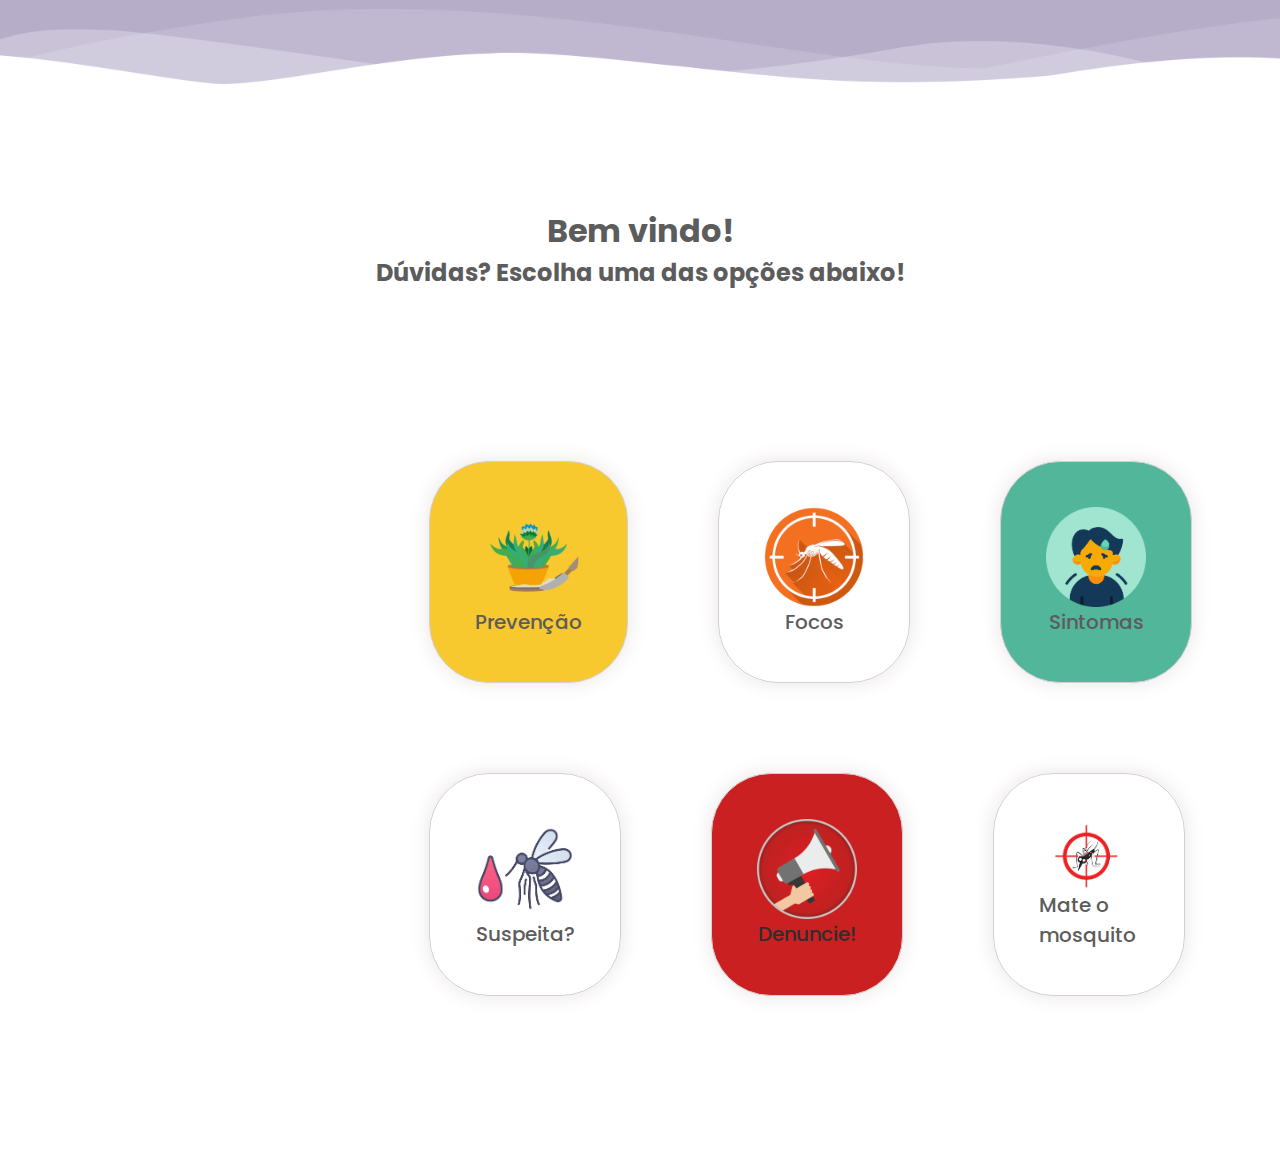
<file: info.html>
<!DOCTYPE html>
<html lang="pt-BR">
<head>
    <meta charset="UTF-8">
    <meta http-equiv="X-UA-Compatible" content="IE=edge">
    <meta name="viewport" content="width=device-width, initial-scale=1.0">
    <link href='https://fonts.googleapis.com/css?family=Poppins' rel='stylesheet'>
    <title>Saúde</title>
    <link rel="stylesheet" href="info.css">
</head>
    <body>
        <header>
            <img class='separator' style="background-color:  #b6adc9;" src="/img/purple_bottom_wave.png" alt="">
            <h1>Bem vindo!</h1>
            <h2>Dúvidas? Escolha uma das opções abaixo!</h2>
        </header>
        <main class="container">
            
            <section class="categorias">
                <div class="primeira-linha">
                    <p class="paragrafo" style="background-color:#f8c82f ;"><img src="/img/prevencao.png" width="100px" alt="" > Prevenção</p>
                    <p class="paragrafo"> <img  style="background-color: #ffffff; border-radius: 100px;" src="/img/focos.png"  width="100px" alt=""> Focos </p>
                    <p class="paragrafo" style="background-color: #52b79a;"> <img src="/img/sintomas.png" width="100px" alt=""> Sintomas</p>
                </div>
                <div class="segunda-linha">
                    <p class="paragrafo"> <img src="/img/suspeita.png" width="100px" alt=""> Suspeita?</p>
                    <p class="paragrafo paragrafo-denuncie" style="background-color: #cb2022;"> <img src="/img/denuncia.png" width="100px" alt="">Denuncie!</p>
                    <p class="paragrafo"> <img src="/img/mate-mosquito.png"  width="100px"  alt="">Mate o mosquito</p>
                </div>
            </section>
        </main>
    </body>
</html>
</file>
<file: info.css>
*{
    font-family: 'Poppins';
    margin: 0;
    padding: 0;
    box-sizing: border-box;
}
header{
    text-align: center;
    color: #5c5c5c;
}
.container{
    width: 90vw;
    display: flex;
    flex-direction: column;
    align-items: center;
}
.separator{
    width: 100%;
    height: 300px;
    margin-bottom: -100px;
}

.categorias{
    padding: 6rem;
    width: 50%;
    margin: 30px;
    height: auto;
}

.primeira-linha, .segunda-linha{
    display: flex;
    flex-direction: row;    
}

.paragrafo{
    width: 20vw;
    height: auto;
    margin-bottom: 50px;
    padding: 45px;
    margin: 45px;
    box-shadow: 0 0 20px 0 #eae3e3;

    border: 1px solid rgb(209, 209, 209);
    border-radius: 60px;


    display: flex;
    flex-direction: column;
    align-items: center;
    justify-content: center;

    font-size: 20px;
    font-weight: 500;
    color: #5c5c5c;
}

.paragrafo:hover{
    transition: .5s;
    box-shadow: 0 0 20px 0 #c6c0c0;
    cursor: pointer;
}

.paragrafo-denuncie{
    font-weight: 500;
    color: #2e2e2e;
}

@media only screen and (max-width: 950px) {
    main{
        width: 60vw;
        height:auto;
        display: flex;
        flex-direction: column;
        align-items: center;
        justify-content: center;
        margin: 0px;
    }

    .paragrafo{
        width:100%;
        height: auto;
        margin-bottom: 0px;
        padding:50px;
        padding-left: 80px;
        padding-right: 80px;
        margin: 8px;
        box-shadow: 0 0 20px 0 #eae3e3;
    
        border: 1px solid rgb(209, 209, 209);
        border-radius: 60px;
    
        font-size: 20px;
        font-weight: 500;
        color: #5c5c5c;
    }

    img{
        width: 80px;
    }

    .primeira-linha, .segunda-linha{
        display: flex;
        flex-wrap: wrap;
    }
}
</file>
